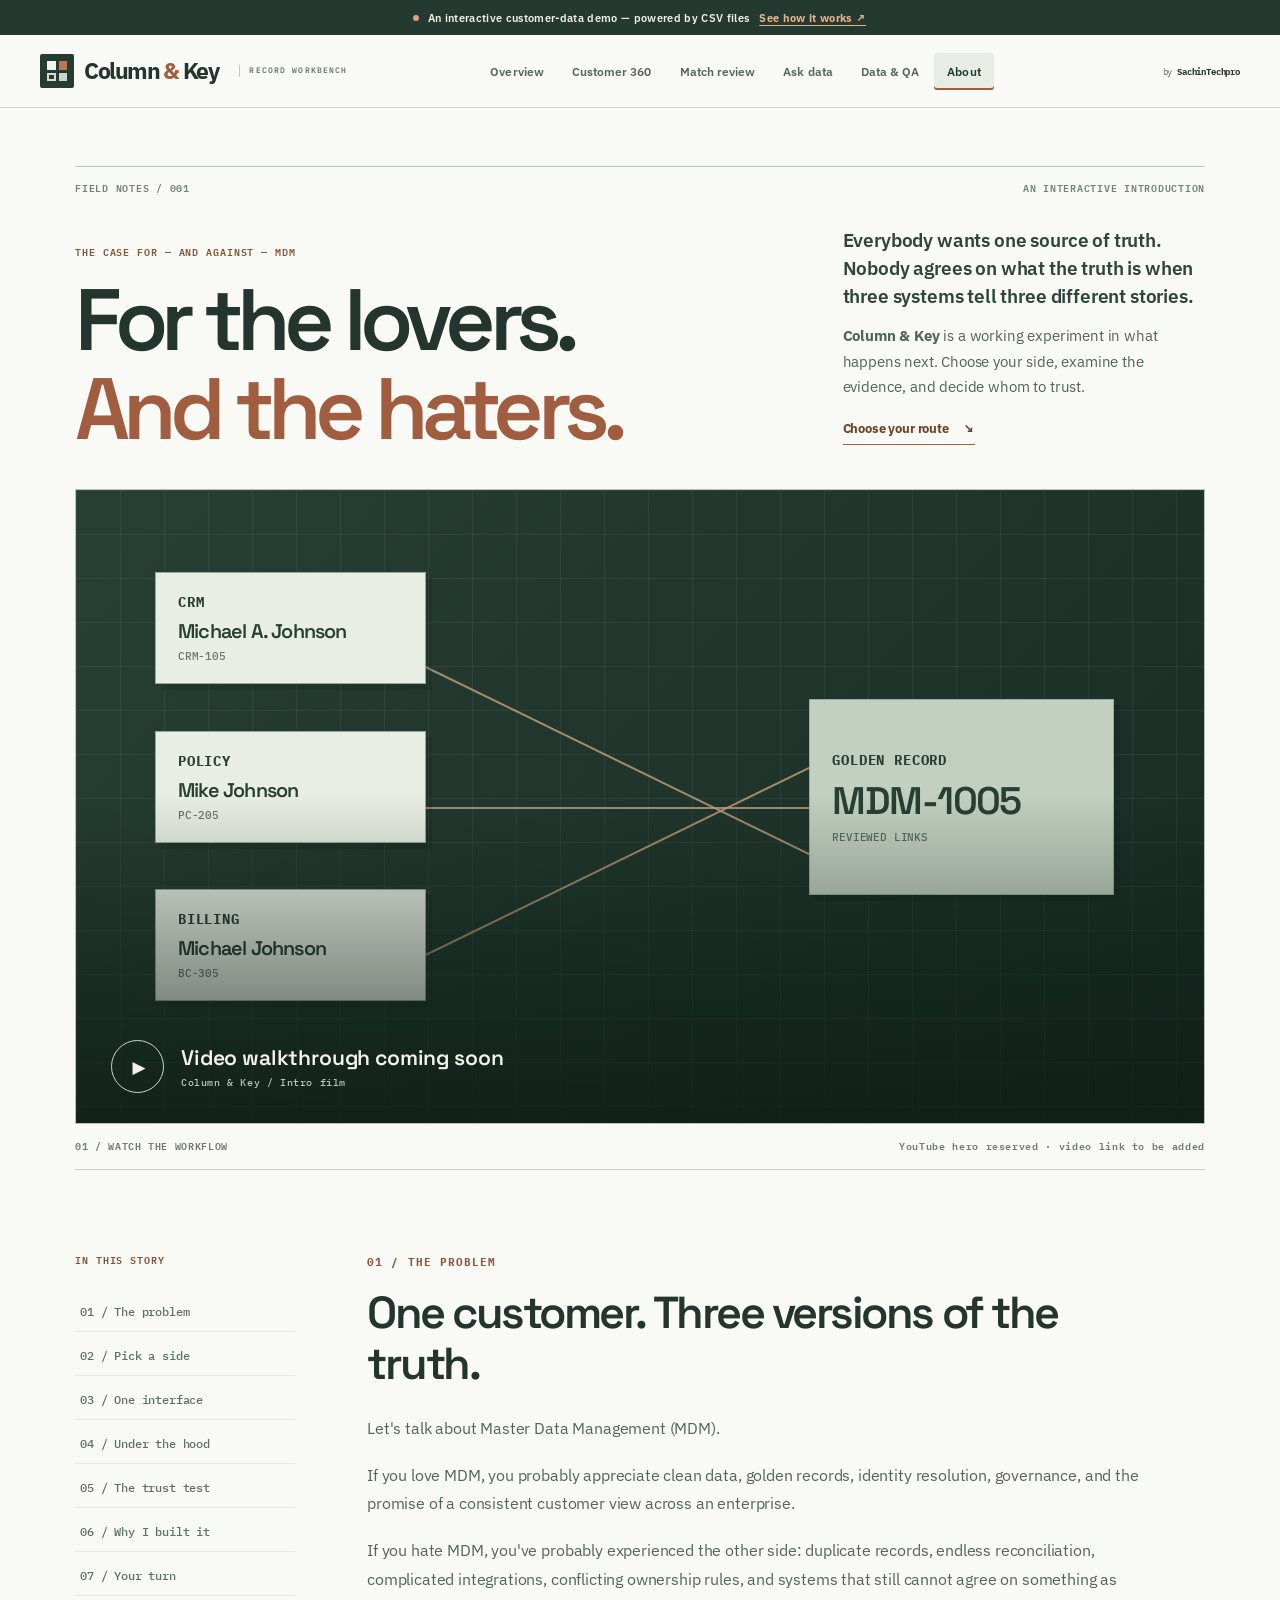
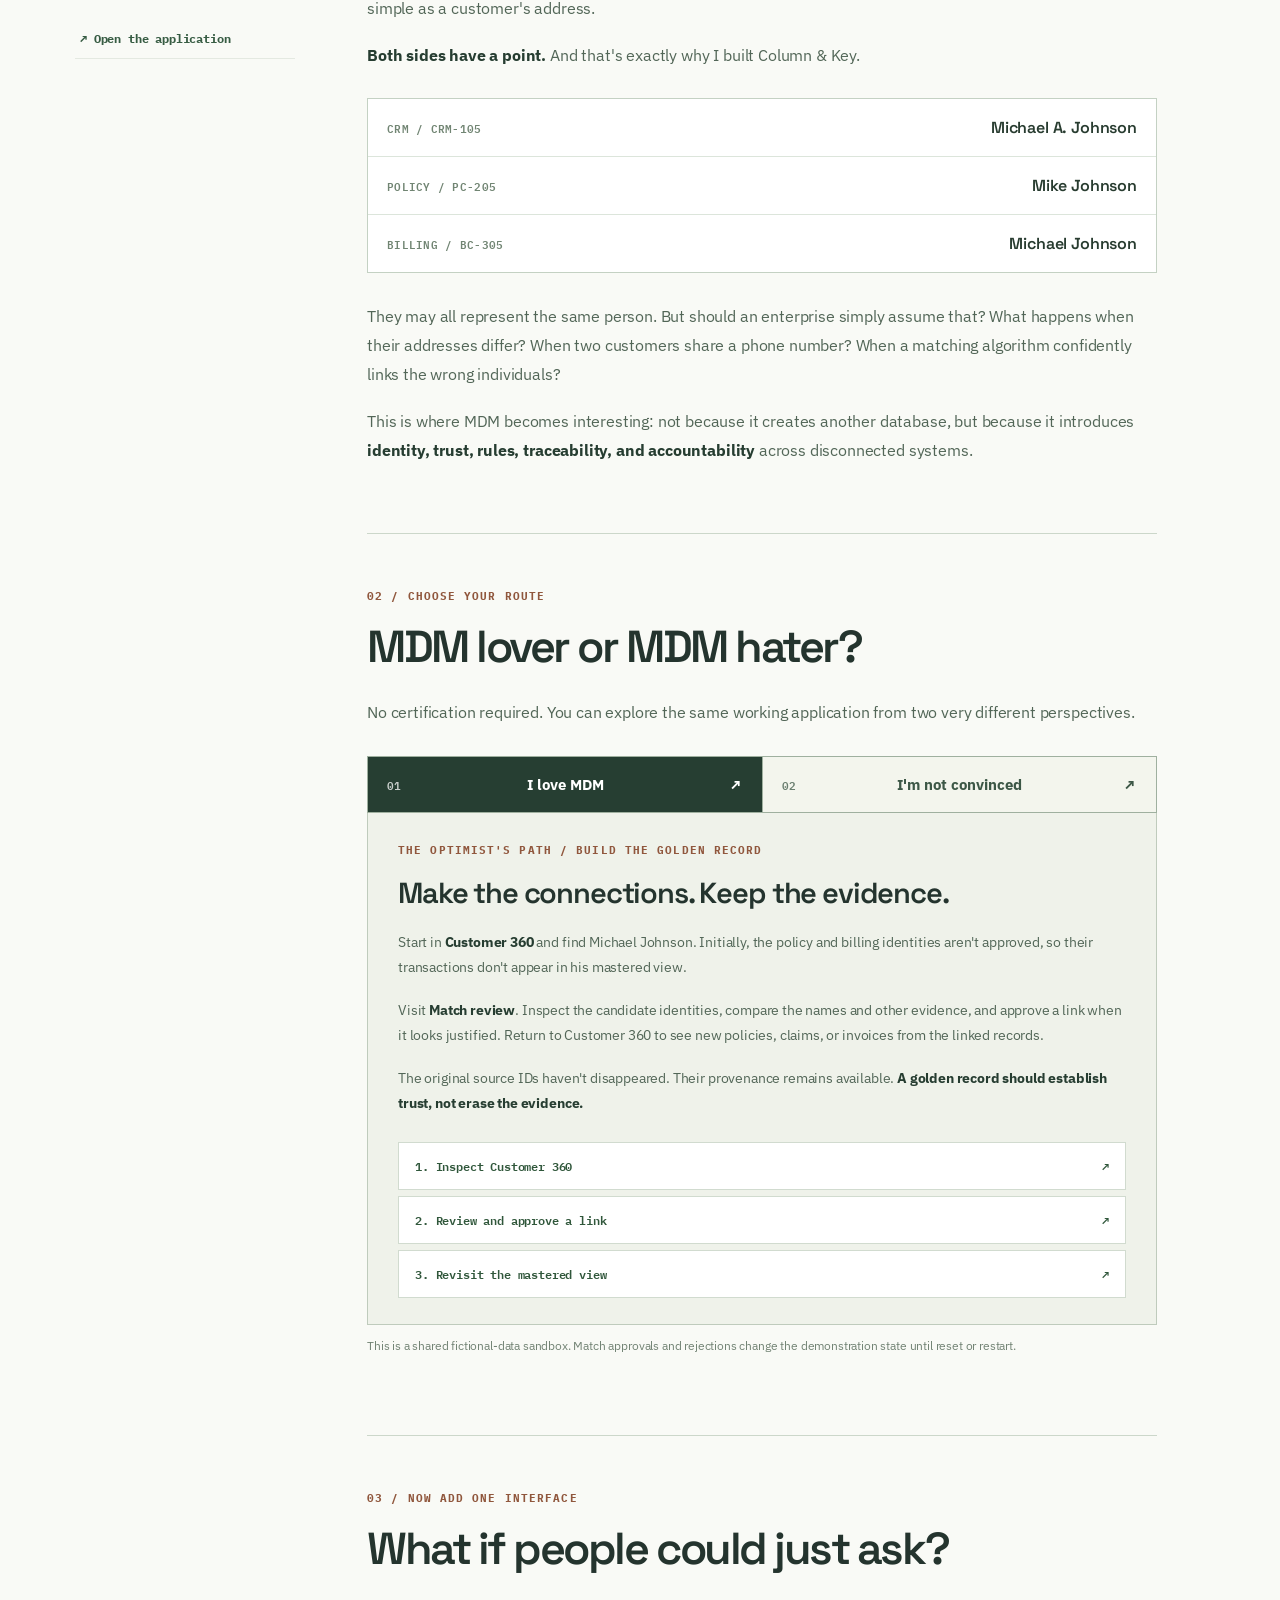
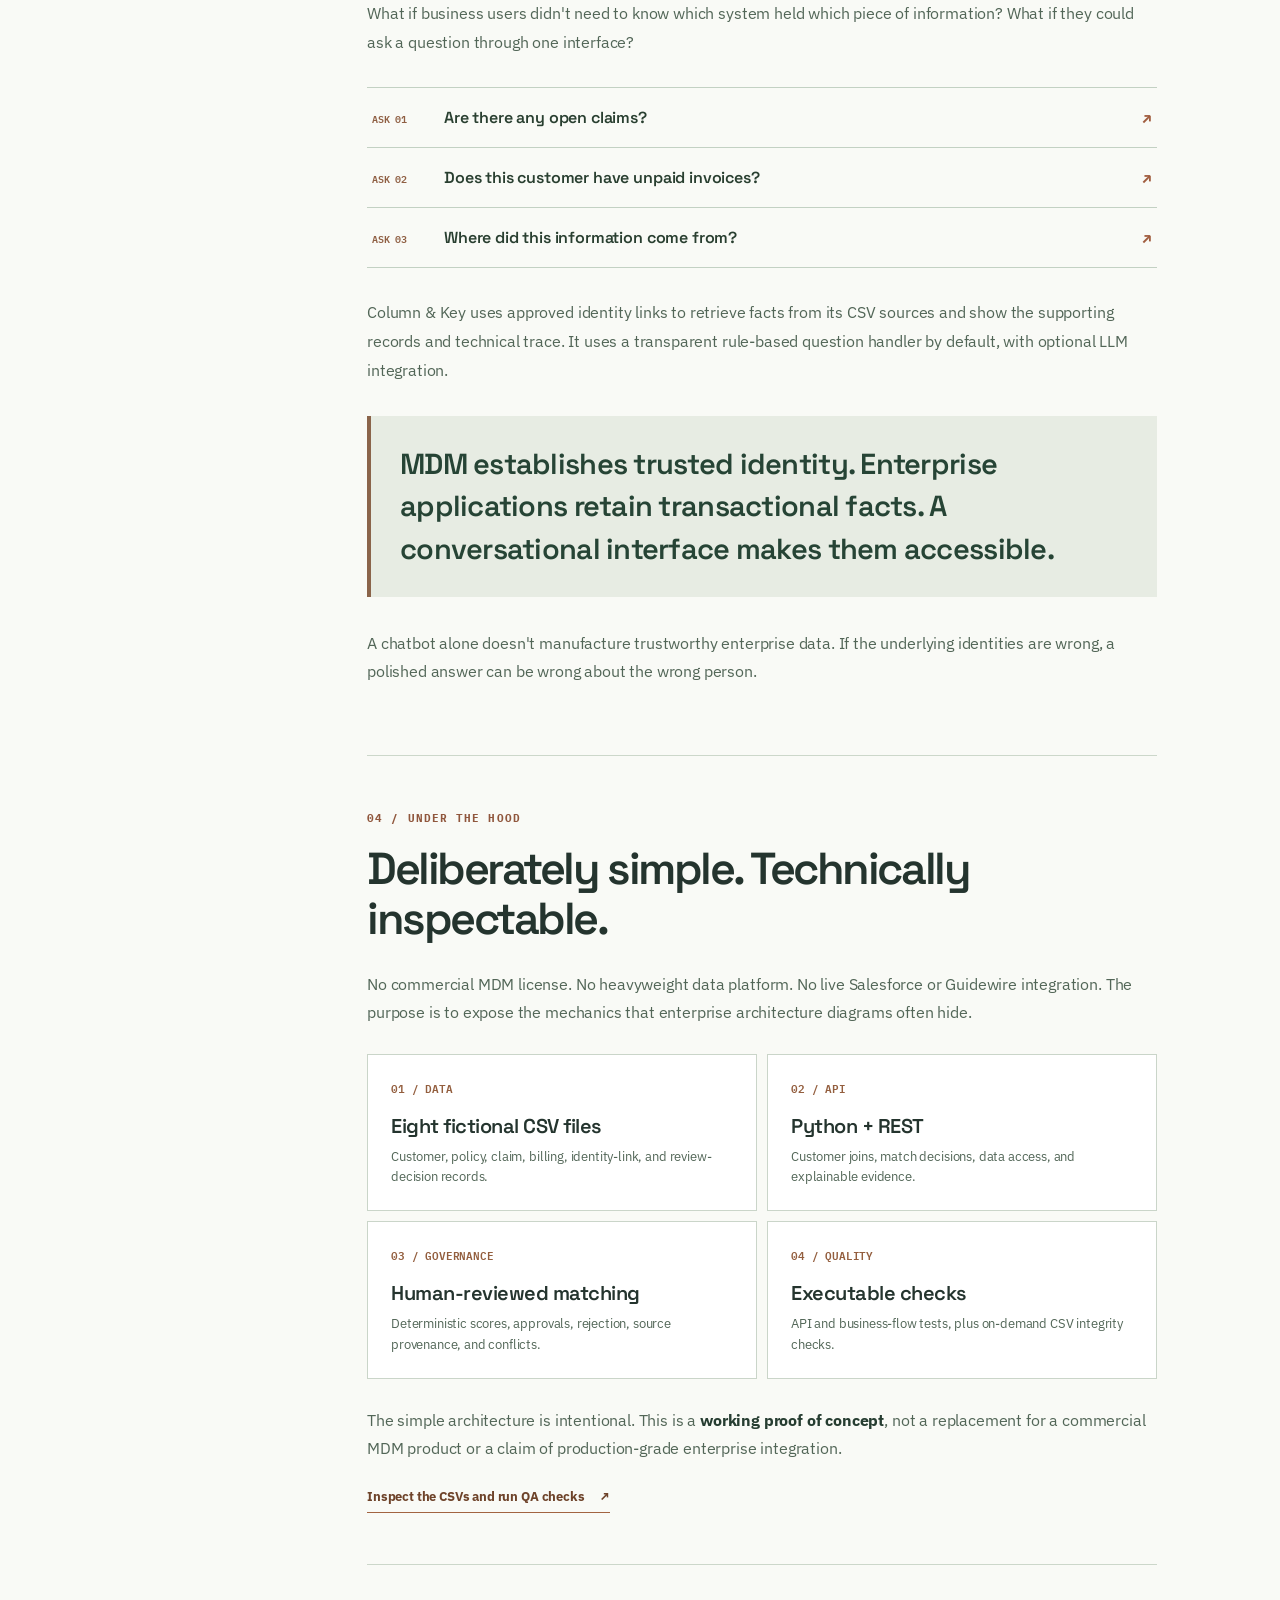
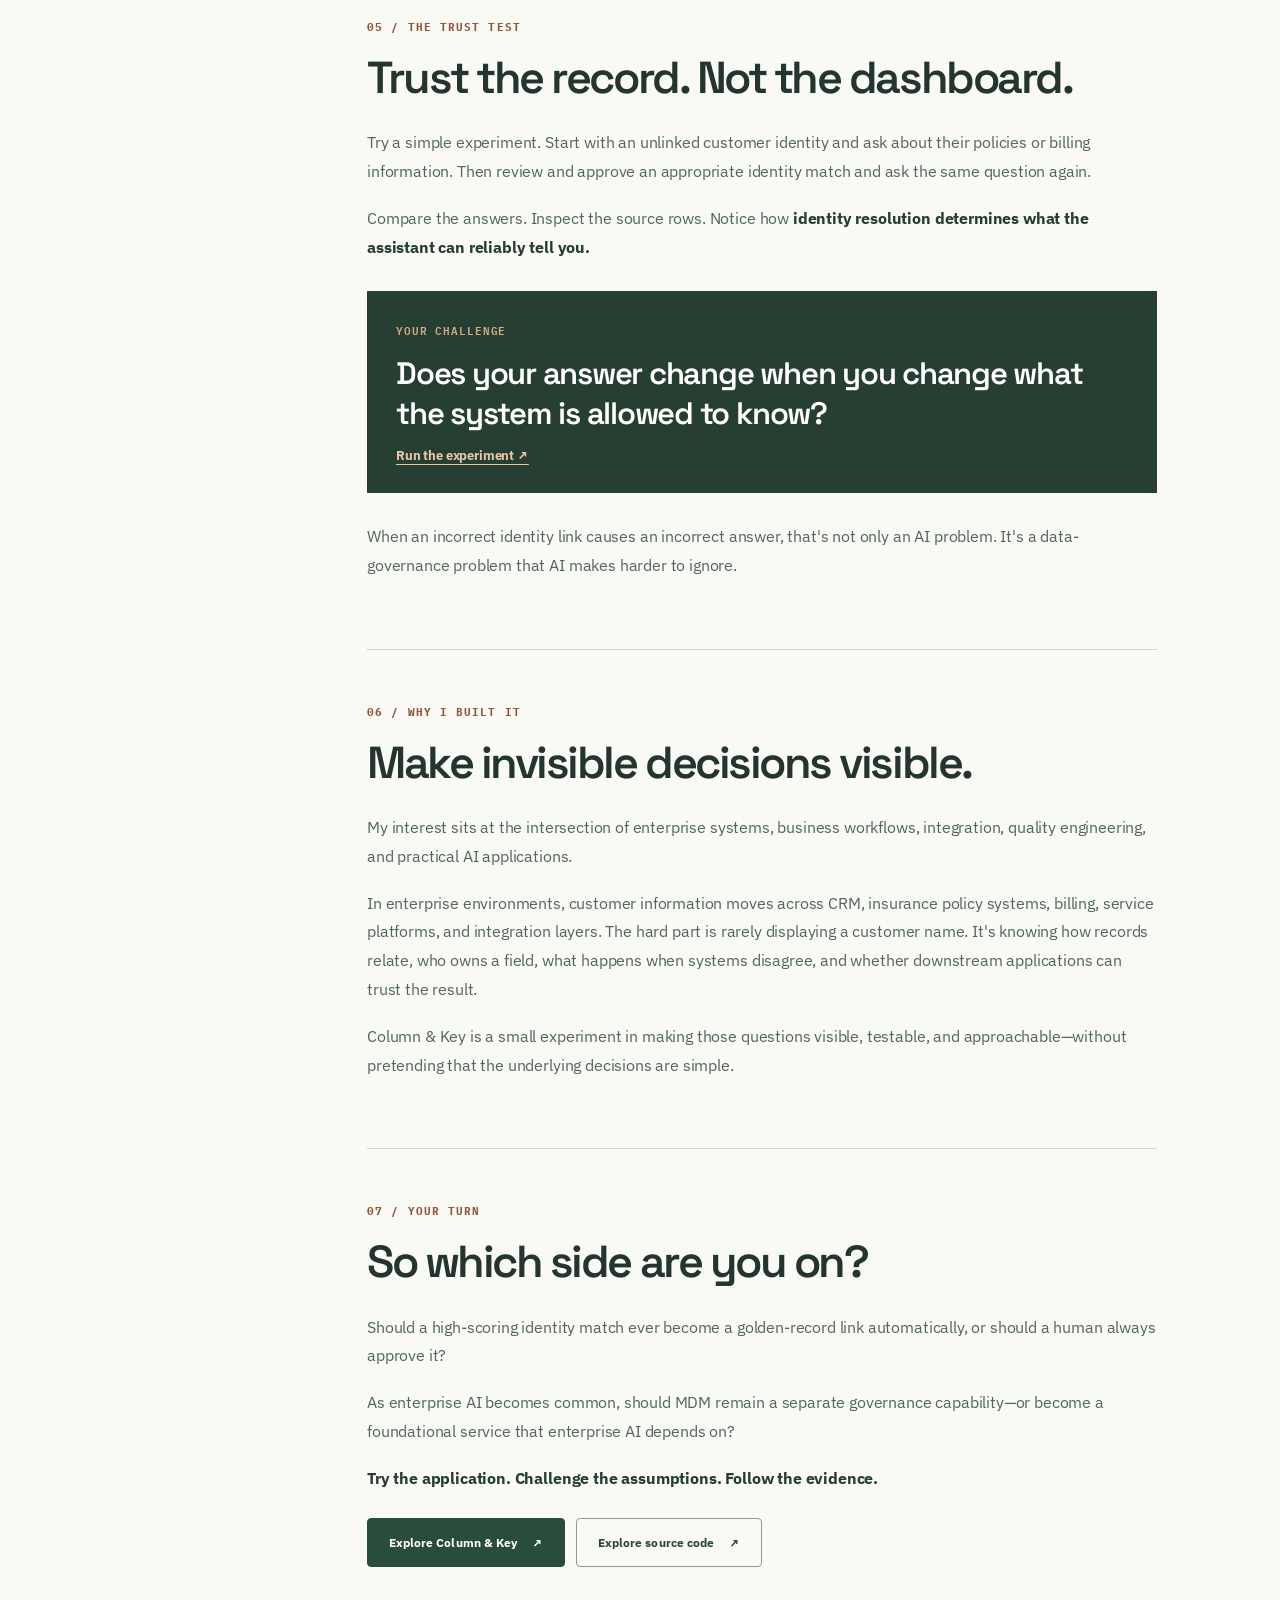
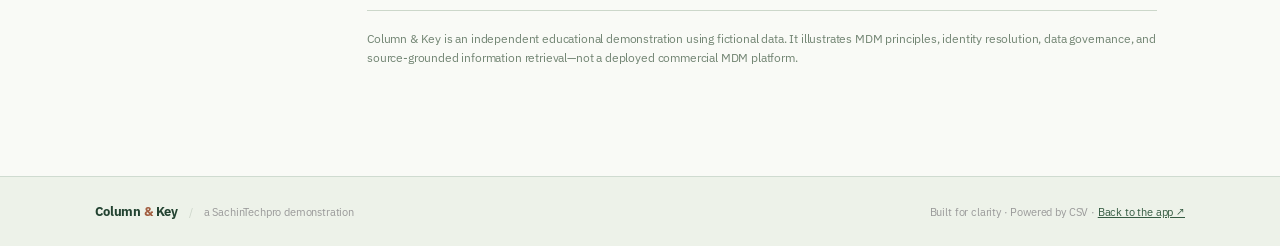
<file: static/about.html>
<!doctype html>
<html lang="en">
<head>
  <meta charset="utf-8" />
  <meta name="viewport" content="width=device-width, initial-scale=1" />
  <meta name="theme-color" content="#24342e" />
  <meta name="description" content="An interactive introduction to Column & Key: a working master data management demonstration for MDM lovers, skeptics, architects, and the merely curious." />
  <meta property="og:title" content="Column & Key | MDM for the Lovers and the Haters" />
  <meta property="og:description" content="One customer, three versions of the truth. Explore golden records, conflicting identities, source evidence, and a conversational data interface." />
  <meta property="og:type" content="article" />
  <title>About Column &amp; Key | MDM for the Lovers and the Haters</title>
  <link rel="preconnect" href="https://fonts.googleapis.com" />
  <link rel="preconnect" href="https://fonts.gstatic.com" crossorigin />
  <link href="https://fonts.googleapis.com/css2?family=IBM+Plex+Mono:wght@400;500;600;700&amp;family=IBM+Plex+Sans:wght@400;500;600;700&amp;family=Space+Grotesk:wght@400;500;600;700&amp;display=swap" rel="stylesheet" />
  <link rel="icon" type="image/svg+xml" href="/static/favicon.svg" />
  <link href="/static/style.css" rel="stylesheet" />
  <link href="/static/about.css" rel="stylesheet" />
</head>
<body class="about-page">
  <div class="announcement"><span class="dot small"></span> An interactive customer-data demo — powered by CSV files <a class="announcement-link" href="/#data">See how it works <span aria-hidden="true">↗</span></a></div>
  <header class="site-header">
    <div class="header-inner">
      <a class="wordmark" href="/" aria-label="Column and Key home"><span class="brand-icon" aria-hidden="true"><span class="brand-tile tl"></span><span class="brand-tile tr"></span><span class="brand-tile bl"></span><span class="brand-tile br"></span></span><span class="brand-name">Column <span class="brand-accent">&amp;</span> Key</span><span class="brand-edition">RECORD WORKBENCH</span></a>
      <nav class="nav" aria-label="Main navigation">
        <a class="nav-link" href="/#home">Overview</a>
        <a class="nav-link" href="/#customers">Customer 360</a>
        <a class="nav-link" href="/#matches">Match review</a>
        <a class="nav-link" href="/#assistant">Ask data</a>
        <a class="nav-link" href="/#data">Data &amp; QA</a>
        <a class="nav-link active" aria-current="page" href="/about">About</a>
      </nav>
      <span class="madeby">by <strong>SachinTechpro</strong></span>
    </div>
  </header>

  <main id="main" class="about-main">
    <section class="about-lead content-wrap" aria-labelledby="article-title">
      <div class="about-topline"><span>FIELD NOTES / 001</span><span>AN INTERACTIVE INTRODUCTION</span></div>
      <div class="about-head-grid">
        <div><div class="kicker">THE CASE FOR — AND AGAINST — MDM</div><h1 id="article-title">For the lovers.<br/><span class="highlight">And the haters.</span></h1></div>
        <div class="about-intro"><p>Everybody wants one source of truth. Nobody agrees on what the truth is when three systems tell three different stories.</p><p><strong>Column &amp; Key</strong> is a working experiment in what happens next. Choose your side, examine the evidence, and decide whom to trust.</p><a class="about-text-link" href="#choose-a-side">Choose your route <span aria-hidden="true">↘</span></a></div>
      </div>
    </section>

    <section class="video-section content-wrap" aria-label="Column and Key video introduction">
      <!-- Replace data-youtube-url with the supplied YouTube video URL. Do not embed an unrelated sample video. -->
      <div class="video-stage" id="video-stage" data-youtube-url="">
        <div class="video-poster" id="video-poster">
          <div class="video-grid" aria-hidden="true"></div>
          <div class="video-source source-a" aria-hidden="true"><span>CRM</span><strong>Michael A. Johnson</strong><small>CRM-105</small></div>
          <div class="video-source source-b" aria-hidden="true"><span>POLICY</span><strong>Mike Johnson</strong><small>PC-205</small></div>
          <div class="video-source source-c" aria-hidden="true"><span>BILLING</span><strong>Michael Johnson</strong><small>BC-305</small></div>
          <div class="video-lines" aria-hidden="true"><i></i><i></i><i></i></div>
          <div class="video-record" aria-hidden="true"><span>GOLDEN RECORD</span><strong>MDM-1005</strong><small>REVIEWED LINKS</small></div>
          <div class="video-preview-label"><div class="video-symbol" aria-hidden="true">▶</div><div><strong>Video walkthrough coming soon</strong><span>Column &amp; Key / Intro film</span></div></div>
        </div>
      </div>
      <div class="video-caption"><span>01 / WATCH THE WORKFLOW</span><span id="video-status">YouTube hero reserved · video link to be added</span></div>
    </section>

    <div class="reading-shell content-wrap">
      <aside class="article-index" aria-label="In this article"><div class="index-inner"><span class="kicker">IN THIS STORY</span><a href="#problem">01 / The problem</a><a href="#choose-a-side">02 / Pick a side</a><a href="#one-interface">03 / One interface</a><a href="#under-the-hood">04 / Under the hood</a><a href="#trust">05 / The trust test</a><a href="#why">06 / Why I built it</a><a href="#your-turn">07 / Your turn</a><div class="index-divider"></div><a class="index-back" href="/">↗ Open the application</a></div></aside>
      <article class="story">
        <section id="problem" class="story-section">
          <span class="chapter">01 / THE PROBLEM</span>
          <h2>One customer. Three versions of the truth.</h2>
          <p>Let's talk about Master Data Management (MDM).</p>
          <p>If you love MDM, you probably appreciate clean data, golden records, identity resolution, governance, and the promise of a consistent customer view across an enterprise.</p>
          <p>If you hate MDM, you've probably experienced the other side: duplicate records, endless reconciliation, complicated integrations, conflicting ownership rules, and systems that still cannot agree on something as simple as a customer's address.</p>
          <p><strong>Both sides have a point.</strong> And that's exactly why I built Column &amp; Key.</p>
          <div class="record-comparison" aria-label="Three identities that may belong to the same customer"><div><span>CRM / CRM-105</span><strong>Michael A. Johnson</strong></div><div><span>POLICY / PC-205</span><strong>Mike Johnson</strong></div><div><span>BILLING / BC-305</span><strong>Michael Johnson</strong></div></div>
          <p>They may all represent the same person. But should an enterprise simply assume that? What happens when their addresses differ? When two customers share a phone number? When a matching algorithm confidently links the wrong individuals?</p>
          <p>This is where MDM becomes interesting: not because it creates another database, but because it introduces <strong>identity, trust, rules, traceability, and accountability</strong> across disconnected systems.</p>
        </section>

        <section id="choose-a-side" class="story-section">
          <span class="chapter">02 / CHOOSE YOUR ROUTE</span>
          <h2>MDM lover or MDM hater?</h2>
          <p>No certification required. You can explore the same working application from two very different perspectives.</p>
          <div class="side-picker" role="tablist" aria-label="Choose an MDM perspective"><button class="side-tab" type="button" id="tab-lover" role="tab" aria-selected="true" aria-controls="panel-lover" data-side="lover"><span>01</span> I love MDM <span aria-hidden="true">↗</span></button><button class="side-tab" type="button" id="tab-hater" role="tab" aria-selected="false" aria-controls="panel-hater" data-side="hater" tabindex="-1"><span>02</span> I'm not convinced <span aria-hidden="true">↗</span></button></div>
          <div class="side-panel" id="panel-lover" role="tabpanel" aria-labelledby="tab-lover">
            <span class="panel-label">THE OPTIMIST'S PATH / BUILD THE GOLDEN RECORD</span><h3>Make the connections. Keep the evidence.</h3>
            <p>Start in <strong>Customer 360</strong> and find Michael Johnson. Initially, the policy and billing identities aren't approved, so their transactions don't appear in his mastered view.</p>
            <p>Visit <strong>Match review</strong>. Inspect the candidate identities, compare the names and other evidence, and approve a link when it looks justified. Return to Customer 360 to see new policies, claims, or invoices from the linked records.</p>
            <p>The original source IDs haven't disappeared. Their provenance remains available. <strong>A golden record should establish trust, not erase the evidence.</strong></p>
            <div class="path-steps"><a href="/#customers">1. Inspect Customer 360 <span>↗</span></a><a href="/#matches">2. Review and approve a link <span>↗</span></a><a href="/#customers">3. Revisit the mastered view <span>↗</span></a></div>
          </div>
          <div class="side-panel" id="panel-hater" role="tabpanel" aria-labelledby="tab-hater" hidden>
            <span class="panel-label">THE SKEPTIC'S PATH / TRY TO BREAK IT</span><h3>Question every match. Find the cracks.</h3>
            <p>Look at Helena Ortiz. Source records match on several identity attributes but disagree on the address. Does that justify linking them? Which system gets to decide which address wins?</p>
            <p>Review the candidate, then approve or reject the suggestion. Examine the conflict and the evidence preserved in the record. Ask who made the decision and whether an algorithm should ever be allowed to merge identities automatically.</p>
            <p><strong>A high matching score is not proof of identity.</strong> The real work is deciding what the evidence means—and what the enterprise is allowed to do with it.</p>
            <div class="path-steps"><a href="/#matches">1. Challenge a proposed match <span>↗</span></a><a href="/#customers">2. Inspect remaining conflicts <span>↗</span></a><a href="/#data">3. Examine the source rows <span>↗</span></a></div>
          </div>
          <p class="small-note">This is a shared fictional-data sandbox. Match approvals and rejections change the demonstration state until reset or restart.</p>
        </section>

        <section id="one-interface" class="story-section">
          <span class="chapter">03 / NOW ADD ONE INTERFACE</span>
          <h2>What if people could just ask?</h2>
          <p>What if business users didn't need to know which system held which piece of information? What if they could ask a question through one interface?</p>
          <div class="question-list"><a href="/#assistant"><span>ASK 01</span> Are there any open claims? <strong>↗</strong></a><a href="/#assistant"><span>ASK 02</span> Does this customer have unpaid invoices? <strong>↗</strong></a><a href="/#assistant"><span>ASK 03</span> Where did this information come from? <strong>↗</strong></a></div>
          <p>Column &amp; Key uses approved identity links to retrieve facts from its CSV sources and show the supporting records and technical trace. It uses a transparent rule-based question handler by default, with optional LLM integration.</p>
          <blockquote>MDM establishes trusted identity. Enterprise applications retain transactional facts. A conversational interface makes them accessible.</blockquote>
          <p>A chatbot alone doesn't manufacture trustworthy enterprise data. If the underlying identities are wrong, a polished answer can be wrong about the wrong person.</p>
        </section>

        <section id="under-the-hood" class="story-section">
          <span class="chapter">04 / UNDER THE HOOD</span>
          <h2>Deliberately simple. Technically inspectable.</h2>
          <p>No commercial MDM license. No heavyweight data platform. No live Salesforce or Guidewire integration. The purpose is to expose the mechanics that enterprise architecture diagrams often hide.</p>
          <div class="architecture-list"><div><span>01 / DATA</span><strong>Eight fictional CSV files</strong><p>Customer, policy, claim, billing, identity-link, and review-decision records.</p></div><div><span>02 / API</span><strong>Python + REST</strong><p>Customer joins, match decisions, data access, and explainable evidence.</p></div><div><span>03 / GOVERNANCE</span><strong>Human-reviewed matching</strong><p>Deterministic scores, approvals, rejection, source provenance, and conflicts.</p></div><div><span>04 / QUALITY</span><strong>Executable checks</strong><p>API and business-flow tests, plus on-demand CSV integrity checks.</p></div></div>
          <p>The simple architecture is intentional. This is a <strong>working proof of concept</strong>, not a replacement for a commercial MDM product or a claim of production-grade enterprise integration.</p>
          <a class="about-text-link" href="/#data">Inspect the CSVs and run QA checks <span aria-hidden="true">↗</span></a>
        </section>

        <section id="trust" class="story-section">
          <span class="chapter">05 / THE TRUST TEST</span>
          <h2>Trust the record. Not the dashboard.</h2>
          <p>Try a simple experiment. Start with an unlinked customer identity and ask about their policies or billing information. Then review and approve an appropriate identity match and ask the same question again.</p>
          <p>Compare the answers. Inspect the source rows. Notice how <strong>identity resolution determines what the assistant can reliably tell you.</strong></p>
          <div class="challenge"><span>YOUR CHALLENGE</span><strong>Does your answer change when you change what the system is allowed to know?</strong><a href="/#assistant">Run the experiment <span>↗</span></a></div>
          <p>When an incorrect identity link causes an incorrect answer, that's not only an AI problem. It's a data-governance problem that AI makes harder to ignore.</p>
        </section>

        <section id="why" class="story-section">
          <span class="chapter">06 / WHY I BUILT IT</span>
          <h2>Make invisible decisions visible.</h2>
          <p>My interest sits at the intersection of enterprise systems, business workflows, integration, quality engineering, and practical AI applications.</p>
          <p>In enterprise environments, customer information moves across CRM, insurance policy systems, billing, service platforms, and integration layers. The hard part is rarely displaying a customer name. It's knowing how records relate, who owns a field, what happens when systems disagree, and whether downstream applications can trust the result.</p>
          <p>Column &amp; Key is a small experiment in making those questions visible, testable, and approachable—without pretending that the underlying decisions are simple.</p>
        </section>

        <section id="your-turn" class="story-section final-section">
          <span class="chapter">07 / YOUR TURN</span>
          <h2>So which side are you on?</h2>
          <p>Should a high-scoring identity match ever become a golden-record link automatically, or should a human always approve it?</p>
          <p>As enterprise AI becomes common, should MDM remain a separate governance capability—or become a foundational service that enterprise AI depends on?</p>
          <p><strong>Try the application. Challenge the assumptions. Follow the evidence.</strong></p>
          <div class="final-actions"><a class="button primary large" href="/">Explore Column &amp; Key <span aria-hidden="true">↗</span></a><a class="button outlined large" href="https://github.com/sachintechpro/MasterData-AI" target="_blank" rel="noopener noreferrer">Explore source code <span aria-hidden="true">↗</span></a></div>
        </section>
        <p class="editorial-note">Column &amp; Key is an independent educational demonstration using fictional data. It illustrates MDM principles, identity resolution, data governance, and source-grounded information retrieval—not a deployed commercial MDM platform.</p>
      </article>
    </div>
  </main>
  <footer class="footer"><div class="footer-inner"><span><strong>Column <span class="brand-accent">&amp;</span> Key</strong> <span class="footer-divider">/</span> a SachinTechpro demonstration</span><span>Built for clarity · Powered by CSV · <a href="/">Back to the app ↗</a></span></div></footer>
  <script>
  (() => {
    const tabs = Array.from(document.querySelectorAll('[data-side]'));
    function selectSide(side, focus) {
      tabs.forEach(tab => {
        const active = tab.dataset.side === side;
        tab.setAttribute('aria-selected', String(active));
        tab.tabIndex = active ? 0 : -1;
        document.getElementById('panel-' + tab.dataset.side).hidden = !active;
        if (active && focus) tab.focus();
      });
    }
    tabs.forEach(tab => {
      tab.addEventListener('click', () => selectSide(tab.dataset.side, false));
      tab.addEventListener('keydown', event => {
        if (!['ArrowLeft','ArrowRight','Home','End'].includes(event.key)) return;
        event.preventDefault();
        const index = tabs.indexOf(tab);
        const next = event.key === 'Home' ? 0 : event.key === 'End' ? tabs.length - 1 : (index + (event.key === 'ArrowRight' ? 1 : -1) + tabs.length) % tabs.length;
        selectSide(tabs[next].dataset.side, true);
      });
    });
    // When a YouTube link is supplied, put it in data-youtube-url on #video-stage.
    const stage = document.getElementById('video-stage');
    const raw = stage.dataset.youtubeUrl.trim();
    if (raw) {
      try {
        const url = new URL(raw);
        let id = '';
        if (url.hostname === 'youtu.be') id = url.pathname.slice(1).split('/')[0];
        else if (['youtube.com','www.youtube.com','m.youtube.com','www.youtube-nocookie.com','youtube-nocookie.com'].includes(url.hostname)) id = url.searchParams.get('v') || url.pathname.match(/^\/(?:embed|shorts|live)\/([\w-]{11})/)?.[1] || '';
        if (!/^[\w-]{11}$/.test(id)) throw new Error('Invalid video ID');
        const frame = document.createElement('iframe');
        frame.src = 'https://www.youtube-nocookie.com/embed/' + id + '?rel=0';
        frame.title = 'Column & Key video introduction';
        frame.loading = 'lazy';
        frame.allow = 'accelerometer; autoplay; clipboard-write; encrypted-media; gyroscope; picture-in-picture; web-share';
        frame.referrerPolicy = 'strict-origin-when-cross-origin';
        frame.allowFullscreen = true;
        stage.replaceChildren(frame);
        document.getElementById('video-status').textContent = 'VIDEO WALKTHROUGH / YOUTUBE';
      } catch (_) { /* Keep the accessible placeholder when no valid YouTube URL is configured. */ }
    }
  })();
  </script>
</body>
</html>
</file>
<file: static/style.css>
:root{--pink:#a35a3a;--pink-dark:#854226;--text:#24342e;--muted:#68786d;--line:#d9ded6;--off:#f3f2eb;--soft:#ebece4;--green:#118960;--blue:#607f77;--shadow:0 14px 40px rgba(25,26,36,.055);font-family:'IBM Plex Sans',system-ui,-apple-system,sans-serif;color:var(--text);background:#fff;font-synthesis:none}*{box-sizing:border-box}body{margin:0;min-width:320px}button,input,select{font:inherit}button{cursor:pointer}a{color:inherit;text-decoration:none}button:focus-visible,a:focus-visible,input:focus-visible,select:focus-visible{outline:3px solid #c18362;outline-offset:2px}h1,h2,h3,p{margin-top:0}h1,h2{letter-spacing:-.032em}h1{font:normal clamp(2.6rem,5vw,4.65rem)/1.12 'Space Grotesk',Georgia,serif}h2{font:normal clamp(1.8rem,3vw,2.5rem)/1.18 'Space Grotesk',Georgia,serif}h3{font-size:1.12rem;line-height:1.3}p{line-height:1.7;color:var(--muted)}code{background:#f5f5f5;padding:2px 5px;border-radius:4px;font-size:.86em}.hide{display:none!important}.highlight{color:var(--pink)}.announcement{height:34px;background:#ebece4;color:#5b695e;display:flex;align-items:center;justify-content:center;gap:9px;font-size:11px;font-weight:600;white-space:nowrap;padding:0 10px}.announcement-link{border:0;background:transparent;color:#2c594b;text-decoration:underline;font-weight:800;padding:1px}.dot{display:inline-block;flex:none;width:9px;height:9px;background:#29a776;border-radius:100%;box-shadow:0 0 0 3px #e0eadd}.dot.small{width:6px;height:6px;box-shadow:none;background:var(--pink)}.dot.blue{background:var(--blue);box-shadow:none}.dot.amber{background:#b78b52;box-shadow:none}.site-header{background:white;border-bottom:1px solid #dfe4dc;position:sticky;top:0;z-index:20}.header-inner{max-width:1210px;margin:auto;padding:0 30px;display:flex;align-items:center;gap:34px;min-height:76px}.wordmark{background:none;border:0;display:flex;align-items:center;gap:3px;font-size:23px;font-weight:800;letter-spacing:-1.3px;padding:8px 0;white-space:nowrap}.brand-icon{font-weight:800;letter-spacing:-2px;background:var(--pink);height:30px;width:30px;display:inline-flex;align-items:center;justify-content:center;color:#fff;border-radius:9px;margin-right:8px;letter-spacing:-.1em}.brand-icon span{color:#d0ddc9}.brand-accent{color:var(--pink)}.brand-ai{font-size:10px;letter-spacing:.05em;background:#e1e9e0;color:#495f52;padding:5px 6px;border-radius:5px;margin-left:3px}.nav{display:flex;align-items:center;justify-content:center;gap:5px;flex:1}.nav-link{color:#5c6b60;white-space:nowrap;border:0;background:transparent;border-radius:10px;padding:12px 13px;font-size:12px;font-weight:700}.nav-link:hover,.nav-link.active{background:#ebece4;color:#305746}.nav-count{color:var(--pink);font-size:11px}.madeby{white-space:nowrap;color:#77857a;font-size:11px}.madeby strong{color:#30423a}.content-wrap{max-width:1150px;margin:0 auto;padding-left:30px;padding-right:30px}.hero-wrap{max-width:1230px;min-height:555px;margin:0 auto;display:grid;grid-template-columns:1.08fr .92fr;align-items:center;padding:47px 40px 36px;overflow:hidden}.hero-inner{padding-left:3%;z-index:1}.eyebrow,.kicker{font-size:11px;letter-spacing:.18em;color:var(--pink);font-weight:800}.eyebrow{display:flex;align-items:center;gap:12px;margin-bottom:24px}.eyebrow-line{width:31px;height:1px;background:var(--pink)}.hero-inner h1{margin-bottom:20px}.hero-copy{font-size:16px;line-height:1.75;max-width:510px;margin-bottom:25px}.hero-actions{display:flex;gap:12px;flex-wrap:wrap}.button{display:inline-flex;align-items:center;justify-content:center;gap:15px;min-height:43px;border:1px solid transparent;border-radius:11px;padding:11px 19px;font-size:12px;font-weight:800;white-space:nowrap;transition:transform .15s,background .15s,box-shadow .15s}.button:hover,.step-card:hover{transform:translateY(-2px)}.button.primary{background:var(--pink);color:white;box-shadow:0 8px 24px #a35a3a24}.button.primary:hover{background:var(--pink-dark)}.button.outlined{background:white;border-color:#d2d8ce;color:#394b42}.button.outlined:hover{border-color:var(--pink);color:var(--pink)}.button.large{min-height:50px;padding:14px 21px}.hero-caption{font-size:11px;display:flex;align-items:center;gap:10px;margin-top:30px;color:#67776b}.hero-illustration{position:relative;margin:0 -15px 0 -10px}.hero-illustration svg{display:block;width:100%;filter:drop-shadow(0 12px 15px #2b43370c)}.illustration-label{position:absolute;font-size:10px;font-weight:700;color:#607167;display:flex;gap:8px;align-items:center;background:white;padding:7px 12px;border:1px solid #d5dcd2;border-radius:50px;box-shadow:0 8px 22px #1f31230b}.label-left{top:12%;left:1%}.label-bottom{bottom:4%;left:4%}.label-right{right:0;top:20%}.section{padding-top:52px;padding-bottom:52px}.section.compact{padding-top:25px}.section-heading{margin-bottom:27px}.section-heading h2{margin:9px 0 8px}.section-heading p{font-size:13px;margin:0}.section-heading.split{display:flex;justify-content:space-between;align-items:end;gap:20px}.plain-action{border:0;background:transparent;font-weight:800;font-size:12px;color:#80532e;padding:8px}.metric-grid{display:grid;grid-template-columns:repeat(4,minmax(0,1fr));gap:15px}.metric-card{border:1px solid var(--line);background:white;padding:24px 22px;border-radius:16px;min-height:138px}.metric-card .metric-number{font:normal 40px/1.05 'Space Grotesk',serif;color:var(--text);margin:9px 0}.metric-card .metric-label{font-size:12px;color:#667668;font-weight:700}.metric-card .metric-meta{font-size:11px;color:#849189;margin-top:10px}.metric-card.emphasis{background:var(--soft);border-color:#dce5d5}.metric-card.emphasis .metric-number{color:var(--pink)}.skeleton{height:135px;background:linear-gradient(100deg,#f6f6f6 35%,#fff 50%,#f6f6f6 65%);border-radius:16px}.step-grid{display:grid;grid-template-columns:repeat(3,minmax(0,1fr));gap:17px}.step-card{border:1px solid var(--line);background:#fff;text-align:left;border-radius:18px;padding:25px;min-height:268px;transition:transform .15s,border-color .15s,box-shadow .15s}.step-card:hover{border-color:#b28b6d;box-shadow:var(--shadow)}.step-num{font-size:12px;color:#819089;font-weight:800}.step-symbol{font:normal 42px/1 'Space Grotesk',serif;float:right;color:var(--pink)}.step-card h3{margin:36px 0 12px;font:normal 22px 'Space Grotesk',Georgia,serif}.step-card p{font-size:13px;line-height:1.65;min-height:61px;margin-bottom:17px}.step-action{font-weight:800;color:var(--pink);font-size:12px}.highlight-row{display:grid;grid-template-columns:1fr 1fr;gap:30px;align-items:center;background:#eceee5;margin-top:44px;margin-bottom:65px;border-radius:25px;padding:37px 65px;max-width:1090px}.highlight-row h2{max-width:500px;margin:13px 0}.highlight-row p{font-size:13px}.profile-art{height:215px;position:relative;display:flex;align-items:center;justify-content:center}.circle-one{width:112px;height:112px;border-radius:100%;display:flex;align-items:center;justify-content:center;background:var(--pink);box-shadow:0 0 0 16px #fff;color:#fff;font:normal 58px 'Space Grotesk',serif}.mini-profile{position:absolute;background:#fff;box-shadow:0 8px 28px #1b312a16;border:1px solid #d8ded5;border-radius:10px;padding:10px 13px;font-size:10px;font-weight:700}.mini-profile span{color:var(--green);margin-left:9px}.mini-two span,.mini-three span{color:var(--pink)}.mini-one{top:5px;left:3%}.mini-two{right:0;top:48px}.mini-three{bottom:4px;left:8%}.page-intro{padding-top:72px;padding-bottom:20px}.page-intro h1{font-size:clamp(2.45rem,4.6vw,4rem);margin:14px 0 15px}.page-intro p{font-size:15px;max-width:680px}.pill{font-family:'IBM Plex Sans',sans-serif;font-size:11px;letter-spacing:0;font-weight:800;padding:6px 10px;border-radius:99px;vertical-align:middle}.pill.pink{color:#765538;background:#fff0f5}.pill.green{background:#eafaf4;color:#158660}.pill.gray{background:#e6e9df;color:#6a7a6d}.pill.amber{background:#f5e9d1;color:#966b33}.customer-top{display:flex;justify-content:space-between;align-items:center;margin-bottom:18px;gap:16px}.search-field{border:1px solid #cdd8cc;border-radius:12px;display:flex;align-items:center;min-height:47px;min-width:290px;max-width:440px;width:100%;padding:0 13px;gap:8px;color:#aaa}.search-field span{font-size:24px;line-height:1}.search-field input{border:0;outline:0;width:100%;font-size:13px}.muted{font-size:12px;color:var(--muted)}.customer-list{display:grid;grid-template-columns:repeat(3,minmax(0,1fr));gap:12px}.customer-item{border:1px solid var(--line);background:white;border-radius:14px;padding:17px;text-align:left;display:flex;flex-direction:column;gap:10px;min-height:142px}.customer-item.selected{border-color:var(--pink);background:#f5f6f0}.customer-item:hover{border-color:#b28b6d}.customer-avatar{width:41px;height:41px;border-radius:50%;background:#dee8df;color:#355b4c;display:inline-flex;align-items:center;justify-content:center;font-weight:800;font-size:15px}.customer-item-top{display:flex;align-items:center;justify-content:space-between;gap:10px}.customer-item strong{font-size:13px}.customer-item small{font-size:11px;color:#79887b}.customer-facts{font-size:11px;color:#61766a}.detail-panel{margin:25px 0 70px}.detail-hero{border:1px solid var(--line);border-radius:18px;padding:25px;display:flex;justify-content:space-between;gap:20px;align-items:start}.detail-title{display:flex;align-items:center;gap:14px}.detail-title h2{margin:0 0 5px}.detail-title small{color:var(--muted)}.detail-stats{display:flex;gap:22px;text-align:center}.detail-stats strong{display:block;font-size:22px}.detail-stats span{font-size:11px;color:var(--muted)}.detail-grid{display:grid;grid-template-columns:1fr 1fr;gap:17px;margin-top:17px}.detail-box{border:1px solid var(--line);background:#fff;border-radius:17px;padding:24px;min-width:0}.detail-box h3{margin-bottom:5px}.detail-box>p{font-size:12px}.field-row{padding:11px 0;border-bottom:1px solid #e0e5dc;display:flex;justify-content:space-between;gap:20px;align-items:center}.field-row:last-child{border-bottom:0}.field-row>span{font-size:12px;color:var(--muted)}.field-row>div{text-align:right;max-width:65%}.field-row strong{font-size:12px;display:block;overflow-wrap:anywhere}.field-row small{font-size:10px;color:#aaa}.data-row{padding:12px 0;border-bottom:1px solid #d8ded8;display:flex;justify-content:space-between;gap:12px}.data-row:last-child{border:0}.data-row strong{font-size:12px;display:block}.data-row small{font-size:11px;color:#999}.data-row .right{text-align:right;font-size:12px;font-weight:800}.detail-wide{grid-column:1/-1}.source-chips{display:flex;gap:9px;flex-wrap:wrap}.source-chip{border:1px solid #d8ded5;border-radius:10px;padding:12px 14px;background:#fafafa;font-size:11px}.source-chip strong{display:block;margin-bottom:4px}.conflict-list{display:grid;grid-template-columns:repeat(2,1fr);gap:12px}.conflict-card{padding:14px;border-radius:12px;background:#f6efdf;border:1px solid #e7dabc}.conflict-card>strong{font-size:12px}.conflict-card p{font-size:11px;margin:6px 0}.match-grid{display:grid;grid-template-columns:1fr 1fr;gap:18px;margin-bottom:80px}.match-card{border:1px solid var(--line);border-radius:19px;padding:23px;min-width:0}.match-top{display:flex;justify-content:space-between;gap:12px;align-items:center}.match-top h3{font:normal 23px 'Space Grotesk',Georgia,serif;margin:0}.match-top small{display:block;color:var(--muted);font-size:11px;margin-top:5px}.score{width:64px;height:64px;border-radius:50%;background:conic-gradient(var(--pink) var(--pct),#e8e9e1 0);display:grid;place-items:center;flex:none}.score span{width:51px;height:51px;border-radius:50%;background:#fff;display:grid;place-items:center;font-weight:800;font-size:14px}.pair{display:grid;grid-template-columns:1fr 25px 1fr;gap:9px;align-items:center;margin:23px 0}.pair-part{background:#f6f6f0;border-radius:13px;padding:14px;min-width:0}.pair-part small{display:block;font-size:10px;color:var(--muted);margin-bottom:7px}.pair-part strong{display:block;font-size:12px;overflow-wrap:anywhere}.pair-part span{font-size:10px;color:#64766a}.pair-arrow{text-align:center;color:var(--pink);font-size:20px}.evidence{display:flex;flex-wrap:wrap;gap:6px}.evidence span{border-radius:6px;padding:5px 8px;background:#ecf9f3;color:#27795f;font-size:10px;font-weight:700}.match-conflicts{color:#aa6732;font-size:11px;margin:14px 0 0;min-height:18px}.match-actions{display:flex;gap:8px;border-top:1px solid var(--line);padding-top:17px;margin-top:15px}.match-actions .button{flex:1}.empty-state{text-align:center;padding:56px 25px;background:#f8f8f3;border:1px dashed #cdd6ca;border-radius:17px;grid-column:1/-1}.empty-state h3{font:normal 26px 'Space Grotesk',serif;margin:10px 0}.empty-state p{font-size:13px;max-width:430px;margin:0 auto 18px}.assistant-layout{display:grid;grid-template-columns:1.35fr .65fr;gap:18px;margin-bottom:75px;align-items:start}.assistant-card{border:1px solid var(--line);border-radius:19px;overflow:hidden;box-shadow:var(--shadow)}.chat-header{padding:17px 19px;border-bottom:1px solid var(--line);display:flex;gap:12px;align-items:center}.chat-header strong{font-size:13px;display:block}.chat-header small{font-size:10px;color:var(--muted)}.assistant-orb{display:grid;place-items:center;flex:none;width:40px;height:40px;border-radius:13px;background:#e3e9df;color:var(--pink);font-size:24px}.assistant-orb.large-orb{width:58px;height:58px;border-radius:17px;font-size:37px;margin:0 auto 10px}.connected-pill{margin-left:auto;background:#edf4ed;color:#16875e;border-radius:30px;padding:7px 11px;font-size:10px;display:flex;gap:9px;align-items:center;font-weight:800}.connected-pill .dot{width:6px;height:6px;box-shadow:none}.chat-body{height:380px;overflow-y:auto;padding:21px;background:#fafbf6}.chat-intro{text-align:center;margin:60px auto 0;max-width:350px}.chat-intro h2{font-size:29px;margin:0 0 10px}.chat-intro p{font-size:13px}.chat-bubble{margin-bottom:17px;max-width:94%}.chat-bubble.user{margin-left:auto;text-align:right}.chat-bubble>div{border-radius:16px;padding:14px 16px;text-align:left;background:#faf7f9;font-size:13px;line-height:1.7}.chat-bubble.user>div{background:#fff0f5;color:#344f40;display:inline-block}.chat-bubble small{font-size:10px;color:#7a8a7d;display:block;margin-bottom:6px}.answer-meta{display:flex;flex-wrap:wrap;gap:8px;margin:11px 0}.answer-meta span{background:white;border:1px solid #d5dcd1;border-radius:7px;padding:5px 8px;color:#777;font-size:10px}.trace-details{font-size:11px;border-top:1px solid #d5dcd1;margin-top:11px;padding-top:10px}.trace-details summary{cursor:pointer;color:#80532e;font-weight:800}.trace-details ul{padding-left:18px;margin:10px 0;color:#777}.chat-compose{padding:16px 19px;border-top:1px solid var(--line)}.chat-compose label{font-size:10px;font-weight:800;color:#999;display:block;margin-bottom:8px}.chat-compose select{width:100%;height:40px;border:1px solid var(--line);background:#fff;border-radius:9px;padding:0 10px;font-size:12px;color:#555}.question-field{display:flex;gap:10px;margin-top:11px}.question-field input{flex:1;min-width:0;border:1px solid #cbd6cb;border-radius:10px;padding:0 13px;font-size:12px}.send-button{height:44px;width:46px;border:0;border-radius:10px;background:var(--pink);color:#fff;font-size:23px}.side-note{border:1px solid var(--line);border-radius:17px;padding:24px;margin-bottom:17px}.side-note h3{margin:9px 0 15px}.side-note.pale{background:#eceee8}.side-note p{font-size:12px}.prompts{display:flex;flex-direction:column;gap:7px}.prompts button{border:1px solid #d9dfd5;border-radius:10px;padding:13px;background:white;text-align:left;font-size:12px;font-weight:700;color:#445a4c;display:flex;justify-content:space-between;gap:10px}.prompts button:hover{border-color:#c59b75;color:#785336}.source-section,.test-section{margin-bottom:65px}.source-tabs{display:flex;flex-wrap:wrap;gap:8px;margin:20px 0}.source-tabs button{font-size:12px;border:1px solid var(--line);background:#fff;color:#777;border-radius:8px;padding:10px 13px}.source-tabs button.active{border-color:#b8c8b8;background:#e8eee4;color:#365b49;font-weight:800}.source-explorer{border:1px solid var(--line);border-radius:16px;overflow:hidden}.source-explorer-head{display:flex;justify-content:space-between;gap:15px;padding:16px 19px;background:#fafafa;border-bottom:1px solid var(--line);font-size:12px}.source-explorer-head strong{font-size:13px}.source-explorer-head span{color:var(--muted)}.table-scroll{width:100%;max-height:365px;overflow:auto}.data-table{width:100%;border-collapse:collapse;min-width:600px}.data-table th{position:sticky;top:0;background:#eff1e8;text-transform:uppercase;letter-spacing:.05em;font-size:10px;color:#888;text-align:left;padding:14px 17px;white-space:nowrap}.data-table td{font-size:11px;color:#526659;border-top:1px solid #e0e5dc;padding:13px 17px;white-space:nowrap}.data-table tr:hover td{background:#f2f5ee}.test-results{border:1px solid var(--line);border-radius:16px;overflow:hidden}.empty-tests{padding:27px;text-align:center;font-size:13px;color:var(--muted)}.test-summary{display:flex;gap:15px;align-items:center;padding:18px 20px;background:#f3fbf6;font-size:13px;color:#317557;font-weight:800}.test-result-row{display:flex;justify-content:space-between;align-items:center;gap:15px;padding:13px 20px;border-top:1px solid #e6e9df}.test-result-row strong{font-size:12px}.test-result-row small{display:block;color:var(--muted);font-size:11px;margin-top:4px}.pass{color:var(--green);font-weight:800;font-size:12px}.fail{color:#b63249;font-weight:800;font-size:12px}.reset-panel{border-radius:16px;padding:26px;background:#faf7f9;display:flex;align-items:center;justify-content:space-between;gap:20px;margin-bottom:85px}.reset-panel h3{margin:0 0 5px}.reset-panel p{font-size:12px;margin:0}.footer{border-top:1px solid #d4dfd5}.footer-inner{max-width:1150px;margin:auto;display:flex;gap:15px;justify-content:space-between;align-items:center;padding:26px 30px;font-size:11px;color:#999}.footer-inner strong{color:#273b2f;font-size:13px}.footer-inner button{border:0;background:transparent;color:#8d5638;font-weight:700;padding:0}.footer-divider{margin:0 8px;color:#ccd5c9}.toast{position:fixed;right:22px;bottom:22px;background:#21362c;color:#fff;padding:15px 18px;border-radius:12px;z-index:80;font-size:12px;box-shadow:0 15px 40px #0003;max-width:370px;display:none}.toast.show{display:block}.toast.error{background:#a0392a}@media(max-width:990px){.header-inner{gap:17px;padding:0 20px}.madeby{display:none}.nav{justify-content:flex-end}.nav-link{font-size:11px;padding:11px 8px}.hero-wrap{padding:44px 25px;min-height:480px}.hero-inner{padding-left:0}.hero-illustration{margin-right:-55px}.highlight-row{margin-left:20px;margin-right:20px}.customer-list{grid-template-columns:repeat(2,1fr)}}@media(max-width:700px){.announcement{font-size:9px;gap:6px}.header-inner{display:block;min-height:auto;padding:11px 17px 4px}.wordmark{font-size:20px;padding:2px 0 9px}.brand-icon{width:27px;height:27px}.nav{justify-content:flex-start;overflow-x:auto;gap:5px;padding-bottom:5px;scrollbar-width:none}.nav::-webkit-scrollbar{display:none}.nav-link{font-size:11px;padding:9px 11px}.content-wrap{padding-left:19px;padding-right:19px}.hero-wrap{display:flex;flex-direction:column;text-align:center;padding:49px 19px 17px;min-height:auto}.eyebrow{justify-content:center;font-size:9px;margin-bottom:21px}.hero-inner h1{font-size:clamp(2.65rem,9vw,4.1rem)}.hero-copy{font-size:14px;margin:0 auto 23px;max-width:480px}.hero-actions{justify-content:center}.button.large{padding:13px 15px;font-size:11px}.hero-caption{justify-content:center;font-size:10px}.hero-illustration{margin:12px auto -4px;width:min(90%,470px)}.illustration-label{font-size:8px}.section{padding-top:36px;padding-bottom:30px}.section-heading.split{align-items:start}.section-heading h2{font-size:29px}.section-heading p{font-size:12px}.metric-grid{grid-template-columns:repeat(2,minmax(0,1fr));gap:10px}.metric-card{padding:19px 15px;min-height:125px}.metric-card .metric-number{font-size:34px}.metric-card .metric-label{font-size:11px}.step-grid{grid-template-columns:1fr;gap:12px}.step-card{min-height:unset;padding:21px}.step-card h3{margin:15px 0 8px}.step-card p{min-height:auto;margin-bottom:9px}.highlight-row{grid-template-columns:1fr;margin:30px 19px 55px;padding:30px 25px;gap:7px}.highlight-row h2{font-size:32px}.profile-art{height:170px}.mini-one{left:0}.mini-two{right:0}.page-intro{padding-top:44px;padding-bottom:12px}.page-intro h1{font-size:2.85rem}.page-intro p{font-size:13px}.customer-list{grid-template-columns:1fr;gap:8px}.customer-item{min-height:unset;padding:14px}.customer-top{align-items:stretch;flex-direction:column}.detail-hero{flex-direction:column}.detail-stats{width:100%;justify-content:space-between;gap:15px}.detail-grid{grid-template-columns:1fr}.match-grid{grid-template-columns:1fr}.conflict-list{grid-template-columns:1fr}.assistant-layout{grid-template-columns:1fr}.assistant-card{order:0}.assistant-sidebar{order:1}.chat-body{height:340px}.reset-panel{flex-direction:column;align-items:start}.footer-inner{flex-direction:column;align-items:start;padding:20px}.source-tabs{overflow-x:auto;flex-wrap:nowrap}.source-tabs button{white-space:nowrap}.section-heading.split .button{font-size:10px;padding:9px 11px;min-height:38px}.source-explorer-head{font-size:11px}}@media(max-width:385px){.hero-actions{flex-direction:column}.hero-actions button{width:100%}.page-intro h1{font-size:2.4rem}.pair{grid-template-columns:1fr;gap:5px}.pair-arrow{transform:rotate(90deg)}.metric-card .metric-number{font-size:30px}}

/* COLUMN & KEY — ORIGINAL VISUAL SYSTEM | COSMETIC OVERRIDES ONLY
   Editorial data-workbench aesthetic: ruled papers, clear labels, dark spruce and umber.
   No HTML IDs, script hooks, data attributes, workflows, or API behavior change. */
:root{--pink:#a35a3a;--pink-dark:#854226;--text:#24342e;--muted:#637468;--line:#d3dbd0;--off:#f2f2eb;--soft:#e9eee6;--green:#28704f;--blue:#5f857b;--shadow:0 3px 0 rgba(36,52,46,.035);font-family:'IBM Plex Sans',system-ui,sans-serif;color:var(--text);background:#f9faf6}
body{background:#f9faf6;letter-spacing:-.01em}
button,input,select{font-family:'IBM Plex Sans',system-ui,sans-serif}
h1,h2,h3{font-family:'Space Grotesk','IBM Plex Sans',sans-serif;letter-spacing:-.052em}
h1{font-weight:600;line-height:1.08}
h2{font-weight:600;line-height:1.13}
h3{font-weight:600}
p{line-height:1.63}
code{font-family:'IBM Plex Mono',monospace;background:#edf0e9;border-radius:2px;padding:3px 5px}
button:focus-visible,a:focus-visible,input:focus-visible,select:focus-visible{outline:2px solid #a35a3a;outline-offset:3px}
.announcement{background:#243a30;color:#f2f1e8;height:35px;font-size:11px;letter-spacing:.03em}
.announcement-link{color:#e8b18f;text-underline-offset:3px}
.dot.small{background:#d7a582}
.site-header{border-bottom:1px solid #cbd5c9;background:#f9faf6;box-shadow:none}
.header-inner{max-width:1260px;min-height:72px}
.wordmark{gap:9px;font-size:23px;font-weight:700;letter-spacing:-.08em;line-height:1.12}
.brand-name{letter-spacing:-.06em}.brand-accent{color:#a15d3f}
.brand-edition{align-self:center;font-family:'IBM Plex Mono',monospace;font-size:8px;color:#647b6b;letter-spacing:.14em;max-width:69px;text-align:left;line-height:1.4;margin-left:12px;border-left:1px solid #bcc9be;padding-left:9px;font-weight:600}
.brand-icon{height:34px;width:34px;background:#263b31;border-radius:2px;position:relative;margin-right:1px;display:grid;grid-template-columns:1fr 1fr;grid-template-rows:1fr 1fr;gap:3px;padding:7px;box-shadow:none}
.brand-tile{display:block;background:#f4f3e9;min-width:0;min-height:0}.brand-tile.tr{background:#b87652}.brand-tile.bl{background:transparent;border:2px solid #d6dfd6}.brand-tile.br{background:#c9d4c9}
.madeby{font-family:'IBM Plex Mono',monospace;font-size:9px;color:#627568}
.madeby strong{color:#263a30}
.nav{gap:2px}.nav-link{font-weight:600;font-size:12px;color:#52685b;border-radius:3px;padding:11px 13px;letter-spacing:.005em}
.nav-link:hover,.nav-link.active{background:#e7ede5;color:#223d30;box-shadow:inset 0 -2px #a35a3a}
.nav-count{color:#8d5638}
.hero-wrap{max-width:1270px;min-height:545px;grid-template-columns:.99fr 1.01fr;gap:50px;padding:45px 54px 36px}
.hero-inner{padding-left:0}
.hero-inner h1{max-width:600px;font-size:clamp(3rem,5.2vw,4.8rem);font-weight:600}
.eyebrow,.kicker{font-family:'IBM Plex Mono',monospace;color:#855536;font-weight:600;font-size:10px;letter-spacing:.09em}
.eyebrow-line{background:#8a614c;width:28px}
.highlight{color:#a15d3f}
.hero-copy{font-size:16px;line-height:1.7;color:#586e60}
.button{border-radius:4px;padding:11px 19px;font-size:12px;letter-spacing:.004em;min-height:45px;box-shadow:none!important;transition:background-color .15s,color .15s,border-color .15s,transform .15s}
.button:hover,.step-card:hover{transform:none}
.button.primary{background:#294c3b;color:#fff;border-color:#294c3b}.button.primary:hover{background:#1a382a;border-color:#1a382a}
.button.outlined{border:1px solid #8c9c8e;color:#2d4638;background:transparent}.button.outlined:hover{background:#eaf0e8;border-color:#294c3b;color:#1e3c2d}
.button.large{min-height:49px}
.hero-caption{font-family:'IBM Plex Mono',monospace;font-size:10px;color:#637c6c}
.hero-illustration{margin:0;border:1px solid #afbfaf;background:#f1f0e8;box-shadow:8px 8px 0 #e2e6dd}
.hero-illustration svg{display:block;width:100%;height:auto;filter:none}
.illustration-label{border:1px solid #a8b9aa;border-radius:2px;box-shadow:none;background:#fafaf5;color:#45594b;font-family:'IBM Plex Mono',monospace;font-weight:600;font-size:9px;padding:6px 9px}
.label-left{left:-3%;top:12%}.label-bottom{left:-4%;bottom:12%}.label-right{right:-3%;top:23%}
.content-wrap{max-width:1190px}
.section-heading h2{font-weight:600}.section-heading p{font-size:14px}
.section-heading.split{border-top:1px solid #d3dcd0;padding-top:25px}
.plain-action{color:#385746}
.metric-grid{gap:12px}
.metric-card{border-radius:3px;min-height:144px;background:#fff;padding:24px;border-color:#d5ded2;box-shadow:none;position:relative}
.metric-card:before{content:'';position:absolute;left:0;top:0;height:3px;width:36px;background:#a7b8a8}
.metric-card.emphasis{background:#263e32;border-color:#263e32}.metric-card.emphasis:before{background:#bb805e}
.metric-card.emphasis .metric-number,.metric-card.emphasis .metric-label{color:#fff}.metric-card.emphasis .metric-meta{color:#c4d5c5}
.metric-card .metric-number{font:600 44px/1 'Space Grotesk',sans-serif;letter-spacing:-.07em}
.metric-card .metric-label{font-family:'IBM Plex Mono',monospace;font-weight:600;font-size:10px;text-transform:uppercase;letter-spacing:.05em}
.metric-card .metric-meta{font-size:11px}
.step-grid{gap:12px}.step-card{border-radius:3px;padding:25px 23px;background:#fff;min-height:258px;box-shadow:none}.step-card:hover{border-color:#77957f;background:#f5f7f1;box-shadow:none}
.step-num{font-family:'IBM Plex Mono',monospace;font-size:11px;color:#647d69}.step-symbol{font:400 30px/1 'IBM Plex Mono',monospace;color:#a46441}
.step-card h3{font:600 22px/1.3 'Space Grotesk',sans-serif;letter-spacing:-.035em}.step-action{color:#365943;font-size:12px}
.highlight-row{border-radius:4px;border:1px solid #cad6c9;background:#e9efe7;padding:39px 52px;max-width:1130px}
.highlight-row h2{font-weight:600}.circle-one{width:104px;height:104px;border-radius:3px;background:#314b3b;box-shadow:0 0 0 8px #e9efe7,0 0 0 9px #8da693;font:600 42px 'Space Grotesk',sans-serif;letter-spacing:-.08em}
.mini-profile{border-radius:3px;border-color:#b6c5b7;box-shadow:none;background:#fff;font-family:'IBM Plex Mono',monospace;font-weight:500;font-size:9px}
.page-intro{border-bottom:1px solid #d6ded4;background:linear-gradient(90deg,#f9faf6 0%,#f9faf6 84%,#e8eee5 84%,#e8eee5 85%,#f9faf6 85%)}
.page-intro h1{font-weight:600}.page-intro p{color:#5c6f62}
.pill{border-radius:3px;font-family:'IBM Plex Mono',monospace;font-size:10px;font-weight:600}.pill.pink{background:#ede8dd;color:#80522f}.pill.green{background:#e2eddf;color:#2d684a}
.search-field{border-radius:4px;border-color:#bbcbbc;background:#fff}.search-field input{background:transparent}
.customer-list{gap:10px}.customer-item{border-radius:3px;background:#fff;padding:18px}.customer-item.selected{border-color:#456e53;background:#eaf1e9;box-shadow:inset 3px 0 #345b43}.customer-item:hover{border-color:#618a6d}
.customer-avatar{border-radius:3px;background:#dce6db;color:#284b38;font-family:'Space Grotesk',sans-serif;font-weight:700}
.detail-hero,.detail-box,.match-card,.assistant-card,.side-note,.source-explorer,.test-results,.reset-panel,.conflict-card,.source-chip{border-radius:3px!important;box-shadow:none!important}
.detail-hero{border-color:#c5d2c7}.detail-box{background:#fff}
.match-card{background:#fff}.score{filter:saturate(.7)}.pair-part{border-radius:2px;background:#f1f3ed}.match-top small,.pair-part small{font-family:'IBM Plex Mono',monospace}
.evidence span{border-radius:2px;background:#e5eee5}.empty-state{border-radius:3px;background:#f5f6f0}
.assistant-card,.side-note{background:#fff;border-color:#cbd7cc}.assistant-layout{gap:16px}
.assistant-orb{border-radius:2px;background:#dde8dc;color:#2e5740;font-family:'IBM Plex Mono',monospace}
.assistant-orb.large-orb{border-radius:2px}.connected-pill{border-radius:3px;background:#e5efe7;color:#2c684d}
.chat-body{background:#fafbf6}.chat-bubble>div{border-radius:4px;background:#eef2eb;color:#2d4435}.chat-bubble.user>div{border-radius:4px;background:#dae5d8;color:#294d37}
.answer-meta span,.prompts button,.source-tabs button,.source-explorer-head,.question-field input,.chat-compose select{border-radius:3px}
.answer-meta span{background:#f7f9f4;border:1px solid #d7e1d5}
.send-button{background:#294c3b;border-radius:3px}.send-button:hover{background:#1a382a}
.side-note.pale{background:#f0f3eb}.prompts button:hover{border-color:#799a82;color:#2c563e}
.source-tabs button.active{background:#e5eee3;border-color:#668b6d;color:#2a563f}.source-explorer-head{background:#f1f4ef}
.data-table th{font-family:'IBM Plex Mono',monospace;background:#eaf0e8;color:#526c58;letter-spacing:.035em}.data-table td{font-size:12px}.data-table tr:hover td{background:#f1f6ee}
.test-results{border-color:#cad6cb}.test-summary{background:#eaf2e8}.reset-panel{background:#edf1e9}
.footer{border-color:#cfdbd0;background:#edf2e9}.footer-inner strong{color:#234331}.footer-inner button{color:#3b654a}
.toast{border-radius:3px;background:#263e32}.toast.error{background:#873f32}
@media(max-width:990px){.hero-wrap{gap:25px;padding:44px 26px}.hero-illustration{margin:0}.brand-edition{display:none}}
@media(max-width:700px){.announcement{font-size:9px;white-space:normal;text-align:center;height:auto;min-height:37px;padding:7px 12px}.header-inner{padding:11px 18px 5px}.wordmark{font-size:21px;padding:2px 0 10px}.brand-icon{height:30px;width:30px;padding:6px}.nav-link{font-size:11px;padding:9px 10px}.hero-wrap{padding:44px 19px 21px;gap:24px}.hero-inner h1{font-size:clamp(2.6rem,9vw,4rem)}.hero-copy{font-size:14px}.hero-illustration{width:100%;max-width:510px;margin:3px auto 0}.illustration-label{font-size:8px}.label-left{left:0}.label-bottom{left:0}.label-right{right:0}.section-heading.split{padding-top:21px}.metric-grid{gap:9px}.metric-card{padding:17px 13px;min-height:133px}.metric-card .metric-number{font-size:33px}.metric-card .metric-label{font-size:9px}.step-card{padding:20px}.step-card h3{margin:15px 0 8px}.highlight-row{padding:26px 23px;margin:28px 19px 55px}.page-intro{background:#f9faf6}.page-intro h1{font-size:clamp(2.25rem,9vw,3.3rem)}.search-field{min-width:0}.detail-hero{padding:20px}.assistant-layout{grid-template-columns:1fr}}
@media(max-width:385px){.hero-inner h1{font-size:2.4rem}.nav-link{font-size:10px;padding:9px 7px}.button.large{width:100%}.hero-actions{gap:8px}.pair{grid-template-columns:1fr}.pair-arrow{transform:rotate(90deg)}}
@media(prefers-reduced-motion:reduce){.button,.step-card{transition:none}}

/* Consistent sans-serif names in the match review, including generated cards */
.match-top h3{font:600 21px/1.25 "Space Grotesk","IBM Plex Sans",sans-serif;letter-spacing:-.045em}
/* Make the four-square brand device legible at desktop and mobile sizes. */
.brand-icon{align-items:stretch;justify-items:stretch}
.brand-icon .brand-tile{width:100%;height:100%;align-self:stretch;justify-self:stretch}

/* Article link uses existing navigation; retain horizontal access on small screens. */
.nav a.nav-link{display:inline-flex;align-items:center;justify-content:center;text-decoration:none}
@media(max-width:700px){.nav{overflow-x:auto;justify-content:flex-start;scrollbar-width:none}.nav::-webkit-scrollbar{display:none}.nav a.nav-link{flex:none}}
</file>
<file: static/about.css>
/* Column & Key: editorial article page. No application workflows are modified. */
.about-page{background:#f9faf6;color:#24342e}.about-page .announcement a.announcement-link{color:#e8b18f;text-decoration:underline;background:none;border:0}
.about-page .nav-link,.about-page .wordmark{display:inline-flex;align-items:center;justify-content:center}.about-page .wordmark{justify-content:flex-start}.about-page .footer a{text-decoration:underline;color:#355b42}
.about-main{overflow:clip}.about-lead{padding-top:58px;padding-bottom:35px}.about-topline{display:flex;justify-content:space-between;border-top:1px solid #bac8bb;padding-top:13px;font:600 10px/1.5 'IBM Plex Mono',monospace;letter-spacing:.075em;color:#718473}
.about-head-grid{display:grid;grid-template-columns:1.33fr .67fr;gap:48px;align-items:end;padding-top:31px}.about-head-grid h1{font:600 clamp(3.3rem,6.8vw,6.8rem)/1.02 'Space Grotesk',sans-serif;letter-spacing:-.078em;margin:16px 0 0}.about-intro{padding-bottom:9px;max-width:365px}.about-intro p{font-size:15px;line-height:1.7;color:#506457;margin:0 0 13px}.about-intro p:first-child{font-size:19px;line-height:1.48;color:#2e4637;font-weight:600}
.about-text-link{display:inline-flex;align-items:center;gap:14px;font-weight:700;font-size:13px;color:#6e432a;border-bottom:1px solid #a26441;padding:7px 0}.about-text-link:hover{color:#243b2d}
.video-section{padding-bottom:35px}.video-stage{aspect-ratio:16/9;position:relative;width:100%;background:#253c30;border:1px solid #b3c6b5;overflow:hidden;max-height:645px}.video-stage iframe{display:block;border:0;width:100%;height:100%}
.video-poster{height:100%;position:relative;background:linear-gradient(135deg,#283f34,#172b23);overflow:hidden;isolation:isolate}.video-poster:after{content:'';position:absolute;inset:0;background:linear-gradient(to bottom,transparent 48%,rgba(11,27,20,.75));pointer-events:none;z-index:2}.video-grid{position:absolute;inset:0;background-image:linear-gradient(#d9e8d010 1px,transparent 1px),linear-gradient(90deg,#d9e8d010 1px,transparent 1px);background-size:44px 44px}
.video-source,.video-record{position:absolute;display:flex;flex-direction:column;padding:20px 22px;border:1px solid #93ab96;background:#e9eee4;color:#283f33;min-width:24%;box-shadow:6px 6px 0 rgba(4,19,12,.14)}.video-source span,.video-record span{font:700 clamp(9px,1.2vw,14px) 'IBM Plex Mono',monospace;letter-spacing:.06em}.video-source strong,.video-record strong{font:600 clamp(11px,1.55vw,20px) 'Space Grotesk',sans-serif;letter-spacing:-.04em;margin:7px 0 5px}.video-source small,.video-record small{font:500 clamp(8px,1vw,11px) 'IBM Plex Mono',monospace;opacity:.68}
.video-source.source-a{left:7%;top:13%}.video-source.source-b{left:7%;top:38%}.video-source.source-c{left:7%;top:63%}.video-record{right:8%;top:33%;height:31%;justify-content:center;background:#c1d0c0;min-width:27%;border-color:#9dab9e}.video-record strong{font-size:clamp(20px,3vw,42px)}.video-lines{position:absolute;inset:0;z-index:-1}.video-lines i{position:absolute;left:29%;width:43%;height:2px;background:#c5a17c;transform-origin:left center;opacity:.8}.video-lines i:nth-child(1){top:26%;transform:rotate(26deg)}.video-lines i:nth-child(2){top:50%}.video-lines i:nth-child(3){top:75%;transform:rotate(-26deg)}
.video-preview-label{position:absolute;z-index:3;bottom:30px;left:35px;display:flex;align-items:center;gap:17px;color:#f5f3e9}.video-preview-label strong{font:600 clamp(14px,1.65vw,23px) 'Space Grotesk',sans-serif;display:block}.video-preview-label span{font:500 10px 'IBM Plex Mono',monospace;display:block;color:#b5c9b6;margin-top:5px;letter-spacing:.06em}.video-symbol{width:53px;height:53px;border:1px solid #c8d9c6;border-radius:50%;display:grid;place-items:center;padding-left:3px;font-size:17px}.video-caption{display:flex;justify-content:space-between;gap:20px;padding:12px 0 15px;border-bottom:1px solid #c6d1c4;font:600 10px 'IBM Plex Mono',monospace;letter-spacing:.065em;color:#6c7d6e}
.reading-shell{display:grid;grid-template-columns:220px minmax(0,1fr);gap:72px;padding-top:45px;padding-bottom:90px}.article-index .index-inner{position:sticky;top:116px;display:flex;flex-direction:column;gap:4px}.article-index .kicker{margin-bottom:20px}.article-index a{font:500 12px 'IBM Plex Mono',monospace;color:#5c7262;padding:12px 5px;border-bottom:1px solid #e4e9e1}.article-index a:hover,.article-index a:focus-visible{color:#a15d3f}.article-index .index-divider{height:15px}.article-index .index-back{font-weight:700;color:#375c43}
.story{min-width:0;max-width:790px}.story-section{scroll-margin-top:110px;padding:5px 0 51px;margin:0 0 50px;border-bottom:1px solid #ccd7ca}.chapter,.panel-label{display:block;font:700 11px 'IBM Plex Mono',monospace;letter-spacing:.1em;color:#90573d;margin-bottom:19px}.story h2{font:600 clamp(2rem,3.5vw,3.45rem)/1.12 'Space Grotesk',sans-serif;letter-spacing:-.055em;margin-bottom:25px;max-width:780px}.story p{font-size:16px;line-height:1.8;color:#526657;margin-bottom:18px}.story p strong{color:#263d31;font-weight:700}
.record-comparison{border:1px solid #c4d1c3;margin:29px 0;background:white}.record-comparison div{display:flex;justify-content:space-between;align-items:center;padding:18px 19px;gap:13px;border-bottom:1px solid #dce5db}.record-comparison div:last-child{border-bottom:0}.record-comparison span{font:600 11px 'IBM Plex Mono',monospace;letter-spacing:.025em;color:#718573}.record-comparison strong{font:600 16px 'Space Grotesk',sans-serif;color:#283c30}
.side-picker{display:grid;grid-template-columns:1fr 1fr;border:1px solid #9fb09f;margin:30px 0 0}.side-tab{display:flex;justify-content:space-between;align-items:center;text-align:left;gap:12px;background:#f3f5ed;border:0;padding:18px 19px;font-size:15px;font-weight:700;color:#3c5746}.side-tab+.side-tab{border-left:1px solid #9fb09f}.side-tab[aria-selected="true"]{background:#263e32;color:#fff}.side-tab span:first-child{font:600 11px 'IBM Plex Mono',monospace;opacity:.75}.side-panel{padding:30px 30px 26px;background:#eff2ea;border:1px solid #bfcbbc;border-top:0}.side-panel[hidden]{display:none}.side-panel h3{font:600 29px/1.17 'Space Grotesk',sans-serif;letter-spacing:-.04em;margin-bottom:20px}.side-panel p{font-size:14px;line-height:1.78}.path-steps{display:grid;gap:6px;margin-top:26px}.path-steps a{display:flex;justify-content:space-between;gap:12px;padding:13px 16px;background:#fff;border:1px solid #d1dbcf;font:600 12px 'IBM Plex Mono',monospace;color:#30573b}.path-steps a:hover{background:#e6eee4;border-color:#849c84}.story .small-note{font-size:12px;color:#718273;padding:10px 0}
.question-list{margin:30px 0;border-top:1px solid #c3d1c3}.question-list a{display:flex;align-items:center;gap:17px;padding:19px 5px;border-bottom:1px solid #c3d1c3;font:600 16px 'Space Grotesk',sans-serif;color:#293f30}.question-list a:hover{background:#edf1e9}.question-list a span{font:600 10px 'IBM Plex Mono',monospace;min-width:55px;color:#8f5f43}.question-list a strong{margin-left:auto;color:#a15d3f}
.story blockquote{font:600 clamp(19px,2.6vw,29px)/1.45 'Space Grotesk',sans-serif;letter-spacing:-.025em;color:#264435;background:#e7ece3;border-left:4px solid #8a644a;margin:32px 0;padding:27px 29px}.architecture-list{display:grid;grid-template-columns:1fr 1fr;gap:10px;margin:27px 0}.architecture-list>div{padding:23px;border:1px solid #cad5c9;background:#fff}.architecture-list span{font:600 11px 'IBM Plex Mono',monospace;color:#935e3e;display:block;margin-bottom:16px}.architecture-list strong{font:600 20px 'Space Grotesk',sans-serif;letter-spacing:-.025em;display:block;margin-bottom:8px}.architecture-list p{font-size:13px;line-height:1.55;margin-bottom:0}
.challenge{padding:29px;background:#273e32;color:white;display:flex;flex-direction:column;gap:14px;margin:29px 0}.challenge>span{font:600 11px 'IBM Plex Mono',monospace;color:#d5aa85;letter-spacing:.08em}.challenge strong{font:600 clamp(20px,2.7vw,31px)/1.3 'Space Grotesk',sans-serif;letter-spacing:-.04em}.challenge a{color:#e8c6a6;text-decoration:underline;text-underline-offset:4px;font-size:13px;font-weight:700}
.final-section{margin-bottom:18px;padding-bottom:43px}.final-actions{display:flex;flex-wrap:wrap;gap:11px;margin-top:25px}.story .editorial-note{font-size:12px;color:#718472;line-height:1.65}
@media(max-width:1050px){.about-head-grid{grid-template-columns:1fr 1fr;gap:25px}.reading-shell{grid-template-columns:165px minmax(0,1fr);gap:35px}.about-page .header-inner{gap:15px}.about-page .nav-link{padding:10px 9px}}
@media(max-width:800px){.about-head-grid{grid-template-columns:1fr}.about-intro{max-width:640px}.reading-shell{display:block;padding-top:26px}.article-index{display:none}.story{max-width:none}.about-lead{padding-top:33px}.about-head-grid h1{font-size:clamp(3rem,11vw,5.4rem)}.video-source,.video-record{padding:11px 12px}.video-preview-label{bottom:17px;left:17px}}
@media(max-width:700px){.about-page .header-inner{gap:6px}.about-page .nav{flex-wrap:nowrap;overflow-x:auto;justify-content:flex-start;width:100%;scrollbar-width:none;padding-bottom:3px}.about-page .nav::-webkit-scrollbar{display:none}.about-page .nav-link{padding:9px 11px;flex:none}.about-page .madeby{display:none}.about-topline{font-size:9px}.about-intro p:first-child{font-size:17px}.video-stage{aspect-ratio:16/10}.video-source strong{font-size:10px}.video-source small{font-size:8px}.video-source span,.video-record span{font-size:8px}.video-record strong{font-size:18px}.video-source,.video-record{min-width:30%}.video-source.source-a{top:9%;left:4%}.video-source.source-b{top:36%;left:4%}.video-source.source-c{top:63%;left:4%}.video-record{right:4%;min-width:30%}.video-preview-label strong{font-size:12px}.video-symbol{height:39px;width:39px;font-size:13px}.video-preview-label span{font-size:9px}.video-caption{font-size:9px}.story-section{padding-bottom:32px;margin-bottom:39px}.record-comparison div{flex-direction:column;align-items:start;gap:7px}.side-tab{padding:12px;gap:6px;font-size:12px}.side-panel{padding:22px 18px}.architecture-list{grid-template-columns:1fr}.story p{font-size:15px}.story h2{font-size:clamp(1.9rem,8vw,2.7rem)}}
@media(max-width:380px){.about-topline span:last-child{display:none}.video-source{min-width:38%}.video-record{min-width:34%}.video-record strong{font-size:16px}.video-caption{flex-direction:column;gap:5px}.side-tab{font-size:11px}.final-actions .button{white-space:normal;text-align:center}}
@media(prefers-reduced-motion:reduce){*,*::before,*::after{scroll-behavior:auto!important}}
</file>
